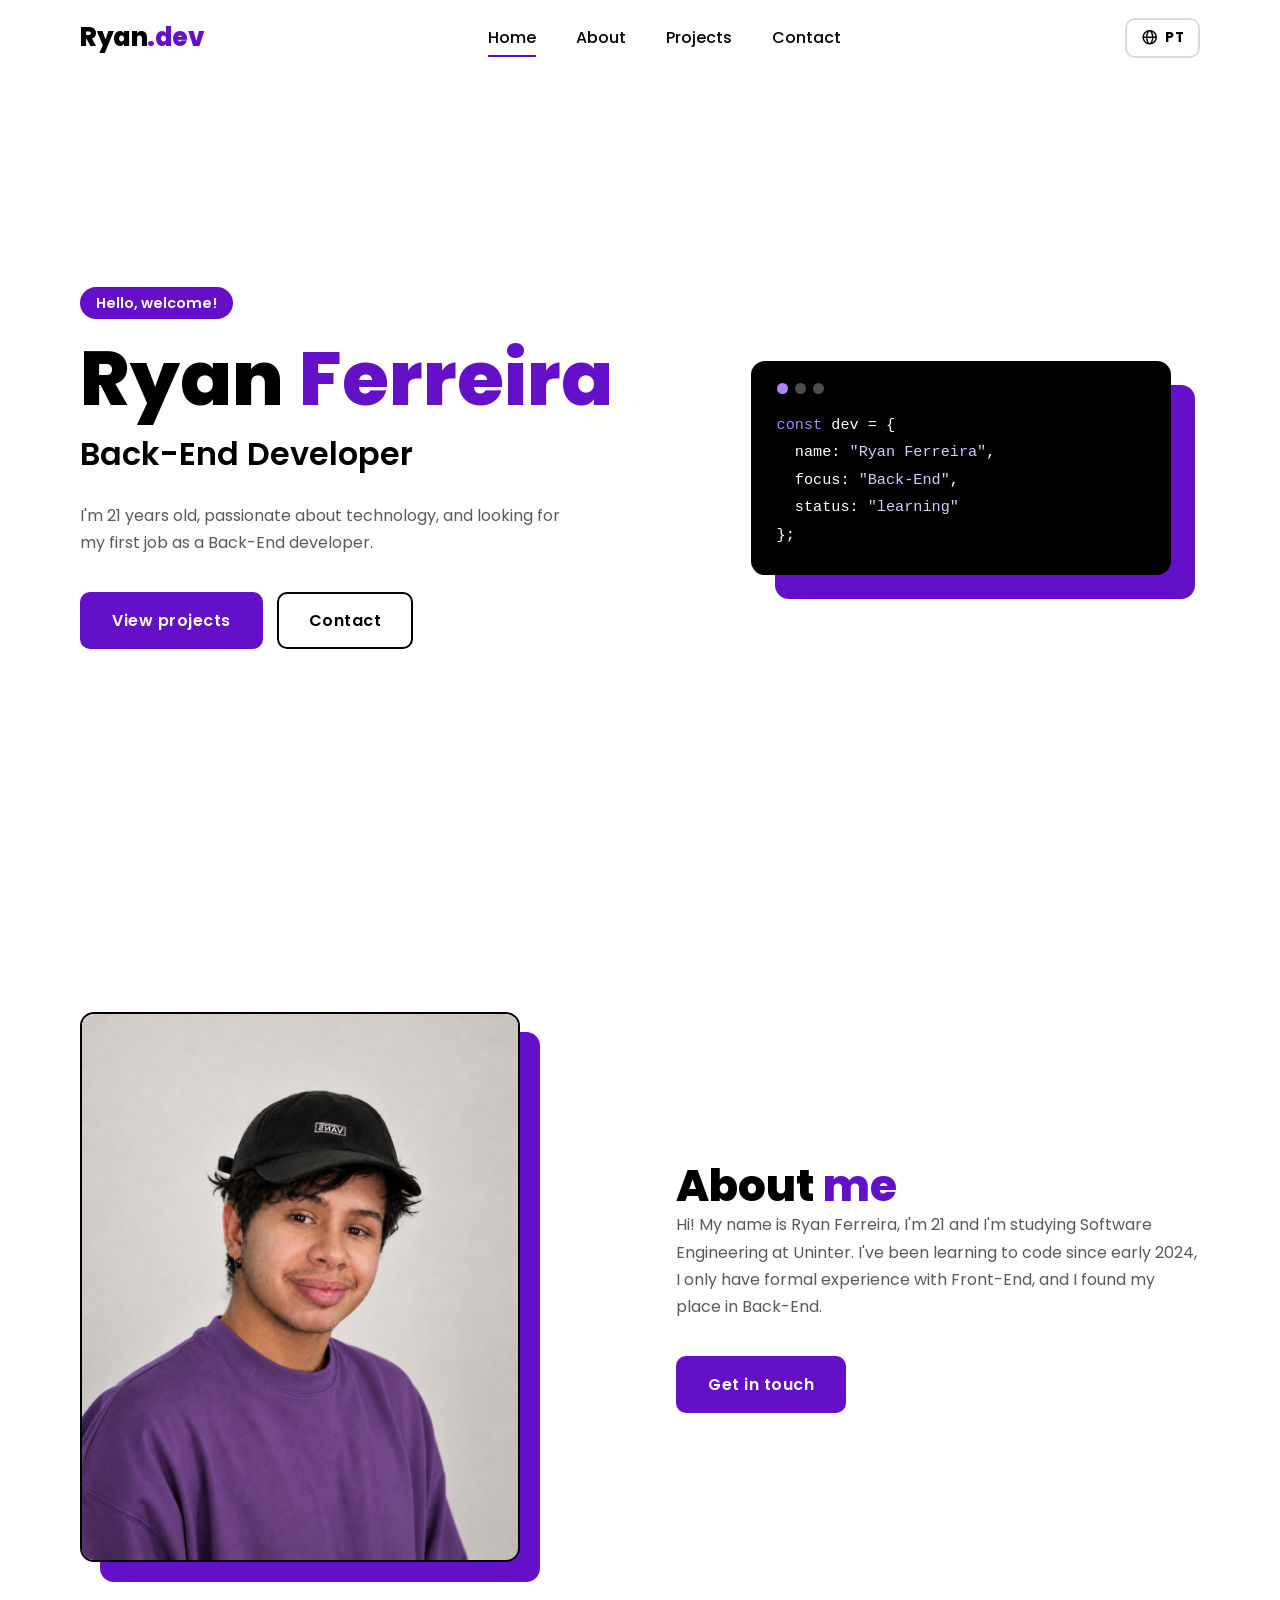
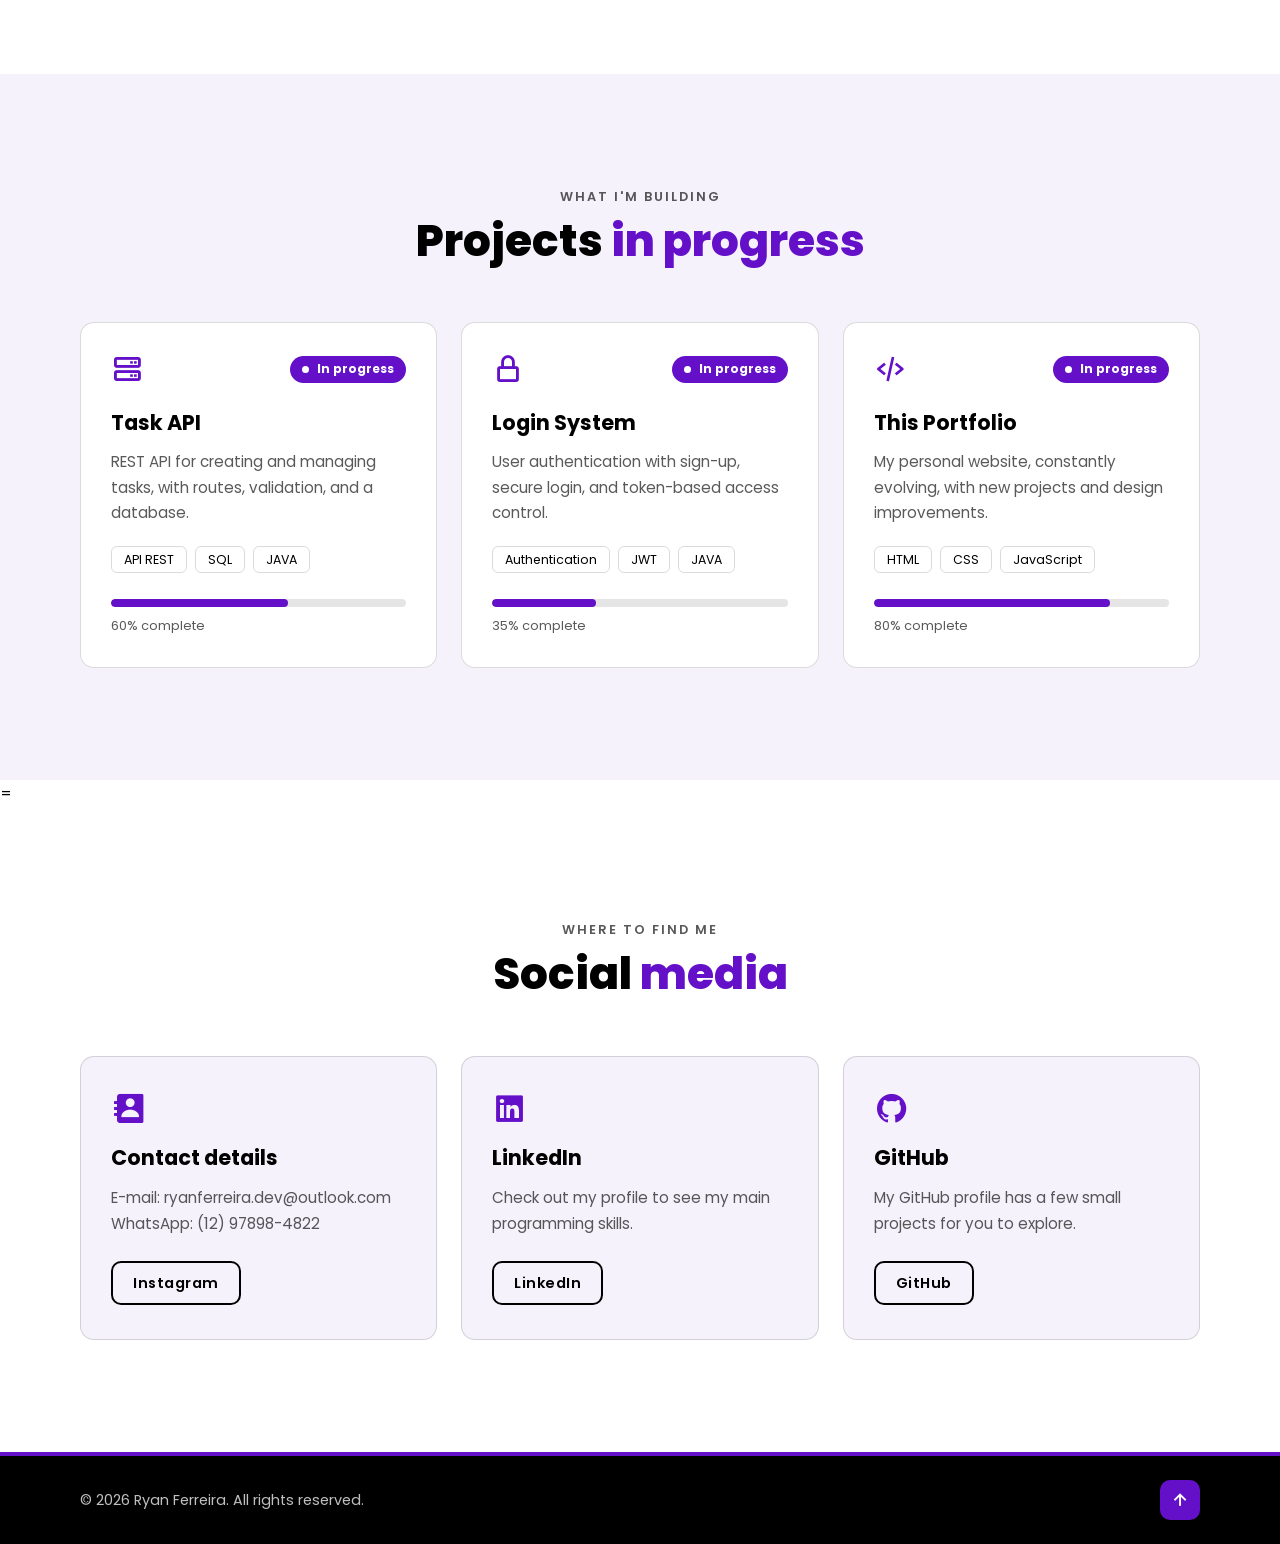
<file: index.html>
<!DOCTYPE html>
<html lang="pt-BR">
<head>
    <meta charset="UTF-8">
    <meta name="viewport" content="width=device-width, initial-scale=1.0">
    <meta name="description" content="Portfólio de Ryan Ferreira, programador Back-End em busca do primeiro emprego na área.">
    <meta name="theme-color" content="#ffffff">
    <title>Ryan Ferreira | Back-End</title>

    <link rel="icon" type="image/jpeg" href="img/Trafalgar Law.jpg">
    <link rel="preconnect" href="https://fonts.googleapis.com">
    <link rel="preconnect" href="https://fonts.gstatic.com" crossorigin>
    <link href="https://fonts.googleapis.com/css2?family=Poppins:wght@400;500;600;700;800&display=swap" rel="stylesheet">
    <link rel="stylesheet" href="https://unpkg.com/boxicons@2.1.4/css/boxicons.min.css">
    <link rel="stylesheet" href="./css/style.css">
</head>
<body>

    <header class="header">
        <a href="#home" class="logo">Ryan<span>.dev</span></a>

        <nav>
            <ul class="navlist" id="navlist">
                <li><a href="#home" class="active" data-i18n="nav.home">Home</a></li>
                <li><a href="#sobre" data-i18n="nav.about">Sobre</a></li>
                <li><a href="#projetos" data-i18n="nav.projects">Projetos</a></li>
                <li><a href="#contato" data-i18n="nav.contact">Contato</a></li>
            </ul>
        </nav>

        <div class="header-actions">
            <button class="lang-btn" id="lang-btn" type="button" data-i18n-aria="lang.switch" aria-label="Mudar idioma para inglês">
                <i class="bx bx-globe"></i><span id="lang-label">EN</span>
            </button>
            <button class="menu-btn" id="menu-btn" type="button" data-i18n-aria="menu.open" aria-label="Abrir menu" aria-expanded="false" aria-controls="navlist">
                <i class="bx bx-menu"></i>
            </button>
        </div>
    </header>

    <main>

        <!-- ========== HOME ========== -->
        <section class="home" id="home">
            <div class="container home-grid">
                <div class="home-text">
                    <span class="tag" data-i18n="home.tag">Olá, bem-vindo!</span>
                    <h1>Ryan <span>Ferreira</span></h1>
                    <h2 data-i18n="home.role">Programador Back-End</h2>
                    <p data-i18n="home.text">
                        Tenho 21 anos, sou apaixonado por tecnologia e busco meu
                        primeiro emprego como desenvolvedor Back-End.
                    </p>
                    <div class="actions">
                        <a href="#projetos" class="btn btn-primary" data-i18n="home.btnProjects">Ver projetos</a>
                        <a href="#contato" class="btn btn-outline" data-i18n="nav.contact">Contato</a>
                    </div>
                </div>

                <div class="home-visual" aria-hidden="true">
                    <div class="code-card">
                        <div class="code-dots"><i></i><i></i><i></i></div>
                        <pre><code data-i18n="home.code"><span class="c-key">const</span> dev = {
  nome: <span class="c-str">"Ryan Ferreira"</span>,
  foco: <span class="c-str">"Back-End"</span>,
  status: <span class="c-str">"aprendendo"</span>
};</code></pre>
                    </div>
                </div>
            </div>
        </section>

        <section class="sobre" id="sobre">
            <div class="container sobre-grid">
                <div class="sobre-img">
                    <img src="./img/portifolio_ryan.jpg" alt="Foto de Ryan Ferreira" data-i18n-alt="about.alt" loading="lazy">
                </div>

                <div class="sobre-text">
                    <h2 class="section-title" data-i18n="about.title">Sobre <span>mim</span></h2>
                    <p data-i18n="about.text">
                        Olá! Meu nome é Ryan Ferreira, tenho 21 anos e faço Engenharia de
                        Software na Uninter. Estudo programação desde o começo de 2024, tenho
                        experiência formal apenas com Front-End e me encontrei no Back-End.
                    </p>
                    <a href="#contato" class="btn btn-primary" data-i18n="about.btn">Fale comigo</a>
                </div>
            </div>
        </section>


        <section class="projetos" id="projetos">
            <div class="container">
                <div class="section-head">
                    <p class="eyebrow" data-i18n="projects.eyebrow">O que estou construindo</p>
                    <h2 class="section-title" data-i18n="projects.title">Projetos em <span>andamento</span></h2>
                </div>

                <div class="projetos-grid">

                    <article class="projeto">
                        <div class="projeto-top">
                            <i class="bx bx-server"></i>
                            <span class="status" data-i18n="projects.status">Em andamento</span>
                        </div>
                        <h3 data-i18n="projects.p1.title">API de Tarefas</h3>
                        <p data-i18n="projects.p1.text">API REST para cadastro e gerenciamento de tarefas, com rotas, validações e banco de dados.</p>
                        <ul class="stack">
                            <li>API REST</li>
                            <li>SQL</li>
                            <li>JAVA</li>
                        </ul>
                        <div class="progress" role="progressbar" data-progress="60" aria-valuenow="60" aria-valuemin="0" aria-valuemax="100" aria-label="Progresso">
                            <div class="progress-bar" style="--progress: 60%"></div>
                        </div>
                        <span class="progress-label" data-i18n="projects.done" data-n="60">60% concluído</span>
                    </article>

                    <article class="projeto">
                        <div class="projeto-top">
                            <i class="bx bx-lock-alt"></i>
                            <span class="status" data-i18n="projects.status">Em andamento</span>
                        </div>
                        <h3 data-i18n="projects.p2.title">Sistema de Login</h3>
                        <p data-i18n="projects.p2.text">Autenticação de usuários com cadastro, login seguro e controle de acesso por token.</p>
                        <ul class="stack">
                            <li data-i18n="projects.p2.tag">Autenticação</li>
                            <li>JWT</li>
                            <li>JAVA</li>
                        </ul>
                        <div class="progress" role="progressbar" data-progress="35" aria-valuenow="35" aria-valuemin="0" aria-valuemax="100" aria-label="Progresso">
                            <div class="progress-bar" style="--progress: 35%"></div>
                        </div>
                        <span class="progress-label" data-i18n="projects.done" data-n="35">35% concluído</span>
                    </article>

                    <article class="projeto">
                        <div class="projeto-top">
                            <i class="bx bx-code-alt"></i>
                            <span class="status" data-i18n="projects.status">Em andamento</span>
                        </div>
                        <h3 data-i18n="projects.p3.title">Este Portfólio</h3>
                        <p data-i18n="projects.p3.text">Meu site pessoal, em constante evolução, com novos projetos e melhorias de design.</p>
                        <ul class="stack">
                            <li>HTML</li>
                            <li>CSS</li>
                            <li>JavaScript</li>
                        </ul>
                        <div class="progress" role="progressbar" data-progress="80" aria-valuenow="80" aria-valuemin="0" aria-valuemax="100" aria-label="Progresso">
                            <div class="progress-bar" style="--progress: 80%"></div>
                        </div>
                        <span class="progress-label" data-i18n="projects.done" data-n="80">80% concluído</span>
                    </article>

                </div>
            </div>
        </section>
=
        <section class="contato" id="contato">
            <div class="container">
                <div class="section-head">
                    <p class="eyebrow" data-i18n="contact.eyebrow">Onde me encontrar?</p>
                    <h2 class="section-title" data-i18n="contact.title">Redes <span>sociais</span></h2>
                </div>

                <div class="contato-grid">
                    <div class="card">
                        <i class="bx bxs-contact"></i>
                        <h3 data-i18n="contact.c1.title">Formas de contato</h3>
                        <p>
                            <span data-i18n="contact.email">E-mail</span>: ryanferreira.dev@outlook.com<br>
                            WhatsApp: (12) 97898-4822
                        </p>
                        <a href="https://www.instagram.com/ryanferreira0_/" target="_blank" rel="noopener noreferrer" class="btn btn-small">Instagram</a>
                    </div>

                    <div class="card">
                        <i class="bx bxl-linkedin-square"></i>
                        <h3>LinkedIn</h3>
                        <p data-i18n="contact.c2.text">Veja meu perfil para conhecer minhas principais habilidades na área da programação.</p>
                        <a href="https://www.linkedin.com/in/ryanferreiradev/" target="_blank" rel="noopener noreferrer" class="btn btn-small">LinkedIn</a>
                    </div>

                    <div class="card">
                        <i class="bx bxl-github"></i>
                        <h3>GitHub</h3>
                        <p data-i18n="contact.c3.text">Meu perfil no GitHub reúne alguns pequenos projetos para você visitar.</p>
                        <a href="https://github.com/RyanFerreiradev" target="_blank" rel="noopener noreferrer" class="btn btn-small">GitHub</a>
                    </div>
                </div>
            </div>
        </section>

    </main>

    <footer class="footer">
        <div class="container footer-inner">
            <p data-i18n="footer.copy">© 2026 Ryan Ferreira. Todos os direitos reservados.</p>
            <a href="#home" class="to-top" data-i18n-aria="footer.top" aria-label="Voltar ao topo"><i class="bx bx-up-arrow-alt"></i></a>
        </div>
    </footer>

    <script src="js/i18n.js"></script>
    <script src="js/script.js"></script>
</body>
</html>
</file>
<file: css/style.css>
:root {
    --accent: #6410c9;          
    --accent-text: #6410c9;     
    --accent-light: #b184f5;    
    --black: #000000;
    --white: #ffffff;
    --bg: #ffffff;              
    --text: #000000;            
    --surface: #f6f2fc;         
    --muted: rgba(0, 0, 0, .65);
    --line: rgba(0, 0, 0, .14);

    --radius: 14px;
    --header-h: 76px;
    --container: 1120px;
    --ease: .3s ease;
}

*,
*::before,
*::after {
    margin: 0;
    padding: 0;
    box-sizing: border-box;
}

html {
    scroll-behavior: smooth;
    scroll-padding-top: var(--header-h);
}

body {
    font-family: 'Poppins', sans-serif;
    background: var(--bg);
    color: var(--text);
    line-height: 1.7;
    -webkit-font-smoothing: antialiased;
}

a { color: inherit; text-decoration: none; }
ul { list-style: none; }
img { display: block; max-width: 100%; }
button { font: inherit; border: 0; background: none; cursor: pointer; color: inherit; }

:focus-visible {
    outline: 3px solid var(--accent);
    outline-offset: 3px;
}

.container {
    width: min(var(--container), 100% - 48px);
    margin-inline: auto;
}

section { padding: 112px 0; }

.section-head { text-align: center; margin-bottom: 56px; }

.eyebrow {
    font-size: .8rem;
    font-weight: 600;
    letter-spacing: 2px;
    text-transform: uppercase;
    color: var(--muted);
    margin-bottom: 8px;
}

.section-title {
    font-size: clamp(2rem, 4vw, 2.75rem);
    font-weight: 800;
    line-height: 1.15;
}

.section-title span { color: var(--accent-text); }

.tag {
    display: inline-block;
    padding: 4px 16px;
    margin-bottom: 20px;
    border-radius: 999px;
    background: var(--accent);
    color: var(--white);
    font-size: .9rem;
    font-weight: 600;
}

.btn {
    display: inline-block;
    padding: 13px 30px;
    border: 2px solid var(--text);
    border-radius: 10px;
    font-weight: 600;
    letter-spacing: .5px;
    transition: var(--ease);
}

.btn-primary {
    background: var(--accent);
    border-color: var(--accent);
    color: var(--white);
}

.btn-primary:hover {
    background: var(--text);
    border-color: var(--text);
    color: var(--bg);
}

.btn-outline { background: transparent; color: var(--text); }

.btn-outline:hover {
    background: var(--text);
    color: var(--bg);
}

.btn-small { padding: 8px 20px; font-size: .9rem; }

.btn-small:hover {
    background: var(--accent);
    border-color: var(--accent);
    color: var(--white);
}

.header {
    position: fixed;
    inset: 0 0 auto 0;
    z-index: 1000;
    height: var(--header-h);
    display: flex;
    align-items: center;
    justify-content: space-between;
    padding: 0 max(24px, calc((100% - var(--container)) / 2));
    background: rgba(255, 255, 255, .9);
    backdrop-filter: blur(8px);
    border-bottom: 1px solid transparent;
    transition: border-color var(--ease);
}

.header.sticky { border-bottom-color: var(--line); }

.logo {
    font-size: 1.6rem;
    font-weight: 800;
    letter-spacing: -.5px;
}

.logo span { color: var(--accent-text); }

.navlist { display: flex; gap: 8px; }

.navlist a {
    position: relative;
    display: block;
    padding: 6px 16px;
    font-weight: 500;
    transition: color var(--ease);
}

.navlist a::after {
    content: "";
    position: absolute;
    left: 16px;
    right: 16px;
    bottom: 0;
    height: 2px;
    background: var(--accent-text);
    transform: scaleX(0);
    transform-origin: left;
    transition: transform var(--ease);
}

.navlist a:hover::after,
.navlist a.active::after { transform: scaleX(1); }

.header-actions { display: flex; align-items: center; gap: 12px; }

.lang-btn {
    display: inline-flex;
    align-items: center;
    gap: 6px;
    height: 40px;
    padding: 0 14px;
    border: 2px solid var(--line);
    border-radius: 10px;
    font-size: .85rem;
    font-weight: 700;
    letter-spacing: .5px;
    transition: var(--ease);
}

.lang-btn i { font-size: 1.1rem; }

.lang-btn:hover {
    background: var(--accent);
    border-color: var(--accent);
    color: var(--white);
}

.menu-btn {
    display: none;
    width: 40px;
    height: 40px;
    font-size: 2rem;
    line-height: 1;
}

.home {
    min-height: 100vh;
    display: flex;
    align-items: center;
    padding: calc(var(--header-h) + 40px) 0 80px;
}

.home-grid {
    display: grid;
    grid-template-columns: 1.1fr .9fr;
    align-items: center;
    gap: 56px;
}

.home-text h1 {
    font-size: clamp(2.8rem, 7vw, 4.75rem);
    font-weight: 800;
    line-height: 1.05;
}

.home-text h1 span { color: var(--accent-text); }

.home-text h2 {
    margin: 8px 0 20px;
    font-size: clamp(1.4rem, 3vw, 2rem);
    font-weight: 600;
}

.home-text p {
    max-width: 480px;
    margin-bottom: 36px;
    color: var(--muted);
}

.actions { display: flex; flex-wrap: wrap; gap: 14px; }

.home-visual {
    position: relative;
    justify-self: center;
    width: 100%;
    max-width: 420px;
}

.home-visual::before {
    content: "";
    position: absolute;
    inset: 24px -24px -24px 24px;
    background: var(--accent);
    border-radius: var(--radius);
}

.code-card {
    position: relative;
    padding: 22px 26px 26px;
    background: var(--black);
    color: var(--white);
    border-radius: var(--radius);
}

.code-dots { display: flex; gap: 7px; margin-bottom: 18px; }

.code-dots i {
    width: 11px;
    height: 11px;
    border-radius: 50%;
    background: var(--white);
    opacity: .3;
}

.code-dots i:first-child { background: var(--accent-light); opacity: 1; }

.code-card pre {
    font-family: 'Courier New', monospace;
    font-size: .95rem;
    line-height: 1.8;
    white-space: pre-wrap;
}

.c-key { color: var(--accent-light); }
.c-str { color: #dcc9fb; }

.sobre-grid {
    display: grid;
    grid-template-columns: 1fr 1fr;
    align-items: center;
    gap: 72px;
}

.sobre-img { position: relative; max-width: 440px; }

.sobre-img::before {
    content: "";
    position: absolute;
    inset: 20px -20px -20px 20px;
    background: var(--accent);
    border-radius: var(--radius);
}

.sobre-img img {
    position: relative;
    width: 100%;
    aspect-ratio: 4 / 5;
    object-fit: cover;
    border: 2px solid var(--text);
    border-radius: var(--radius);
}

.sobre-text h3 {
    margin: 16px 0 20px;
    font-size: 1.4rem;
    font-weight: 600;
}

.sobre-text p {
    margin-bottom: 36px;
    color: var(--muted);
}

.projetos { background: var(--surface); }

.projetos-grid {
    display: grid;
    grid-template-columns: repeat(auto-fit, minmax(260px, 1fr));
    gap: 24px;
}

.projeto {
    display: flex;
    flex-direction: column;
    padding: 30px;
    background: var(--bg);
    border: 1px solid var(--line);
    border-radius: var(--radius);
    transition: var(--ease);
}

.projeto:hover {
    border-color: var(--accent);
    transform: translateY(-6px);
}

.projeto-top {
    display: flex;
    align-items: center;
    justify-content: space-between;
    margin-bottom: 20px;
}

.projeto-top i { font-size: 2rem; color: var(--accent-text); }

.status {
    display: inline-flex;
    align-items: center;
    gap: 8px;
    padding: 3px 12px;
    border-radius: 999px;
    background: var(--accent);
    color: var(--white);
    font-size: .75rem;
    font-weight: 700;
}

.status::before {
    content: "";
    width: 7px;
    height: 7px;
    border-radius: 50%;
    background: var(--white);
    animation: pulse 1.6s ease-in-out infinite;
}

@keyframes pulse {
    50% { opacity: .25; }
}

.projeto h3 { font-size: 1.3rem; margin-bottom: 8px; }

.projeto p {
    margin-bottom: 20px;
    font-size: .95rem;
    color: var(--muted);
}

.stack {
    display: flex;
    flex-wrap: wrap;
    gap: 8px;
    margin-bottom: 26px;
}

.stack li {
    padding: 2px 12px;
    border: 1px solid var(--line);
    border-radius: 6px;
    font-size: .78rem;
}

.progress {
    margin-top: auto;
    height: 8px;
    border-radius: 999px;
    background: rgba(0, 0, 0, .1);
    overflow: hidden;
}

.progress-bar {
    width: var(--progress);
    height: 100%;
    border-radius: inherit;
    background: linear-gradient(90deg, var(--accent), var(--accent-text));
}

.progress-label {
    margin-top: 8px;
    font-size: .8rem;
    color: var(--muted);
}

.contato-grid {
    display: grid;
    grid-template-columns: repeat(auto-fit, minmax(260px, 1fr));
    gap: 24px;
}

.card {
    display: flex;
    flex-direction: column;
    align-items: flex-start;
    padding: 34px 30px;
    background: var(--surface);
    border: 1px solid var(--line);
    border-radius: var(--radius);
    transition: var(--ease);
}

.card:hover {
    transform: translateY(-6px);
    border-color: var(--accent);
    box-shadow: 8px 8px 0 var(--accent);
}

.card > i {
    display: block;
    margin-bottom: 14px;
    font-size: 2.2rem;
    color: var(--accent-text);
}

.card h3 { margin-bottom: 10px; font-size: 1.3rem; }

.card p {
    margin-bottom: 24px;
    font-size: .95rem;
    color: var(--muted);
    overflow-wrap: anywhere;
}

.card .btn { margin-top: auto; }

.footer {
    padding: 24px 0;
    border-top: 4px solid var(--accent);
    background: var(--black);
    font-size: .9rem;
    color: rgba(255, 255, 255, .75);
}

.footer-inner {
    display: flex;
    flex-wrap: wrap;
    align-items: center;
    justify-content: space-between;
    gap: 16px;
}

.to-top {
    display: grid;
    place-items: center;
    width: 40px;
    height: 40px;
    border-radius: 10px;
    background: var(--accent);
    color: var(--white);
    font-size: 1.4rem;
    transition: var(--ease);
}

.to-top:hover { background: var(--white); color: var(--black); }

@media (max-width: 900px) {
    section { padding: 84px 0; }

    .home-grid,
    .sobre-grid { grid-template-columns: 1fr; gap: 56px; }

    .home { min-height: auto; }
    .home-visual { max-width: 360px; justify-self: start; margin-right: 24px; }

    .sobre-img { max-width: 360px; margin-right: 20px; }
}

@media (max-width: 760px) {
    .menu-btn { display: block; }

    .navlist {
        position: absolute;
        top: var(--header-h);
        left: 0;
        right: 0;
        flex-direction: column;
        gap: 0;
        padding: 8px 24px 20px;
        background: var(--bg);
        border-bottom: 1px solid var(--line);
        transform: translateY(-120%);
        visibility: hidden;
        transition: transform var(--ease), visibility var(--ease);
    }

    .navlist.open { transform: none; visibility: visible; }

    .navlist a { padding: 12px 0; font-size: 1.1rem; }
    .navlist a::after { left: 0; right: auto; width: 32px; }
}

@media (prefers-reduced-motion: reduce) {
    html { scroll-behavior: auto; }
    *, *::before, *::after { animation: none !important; transition: none !important; }
}
</file>
